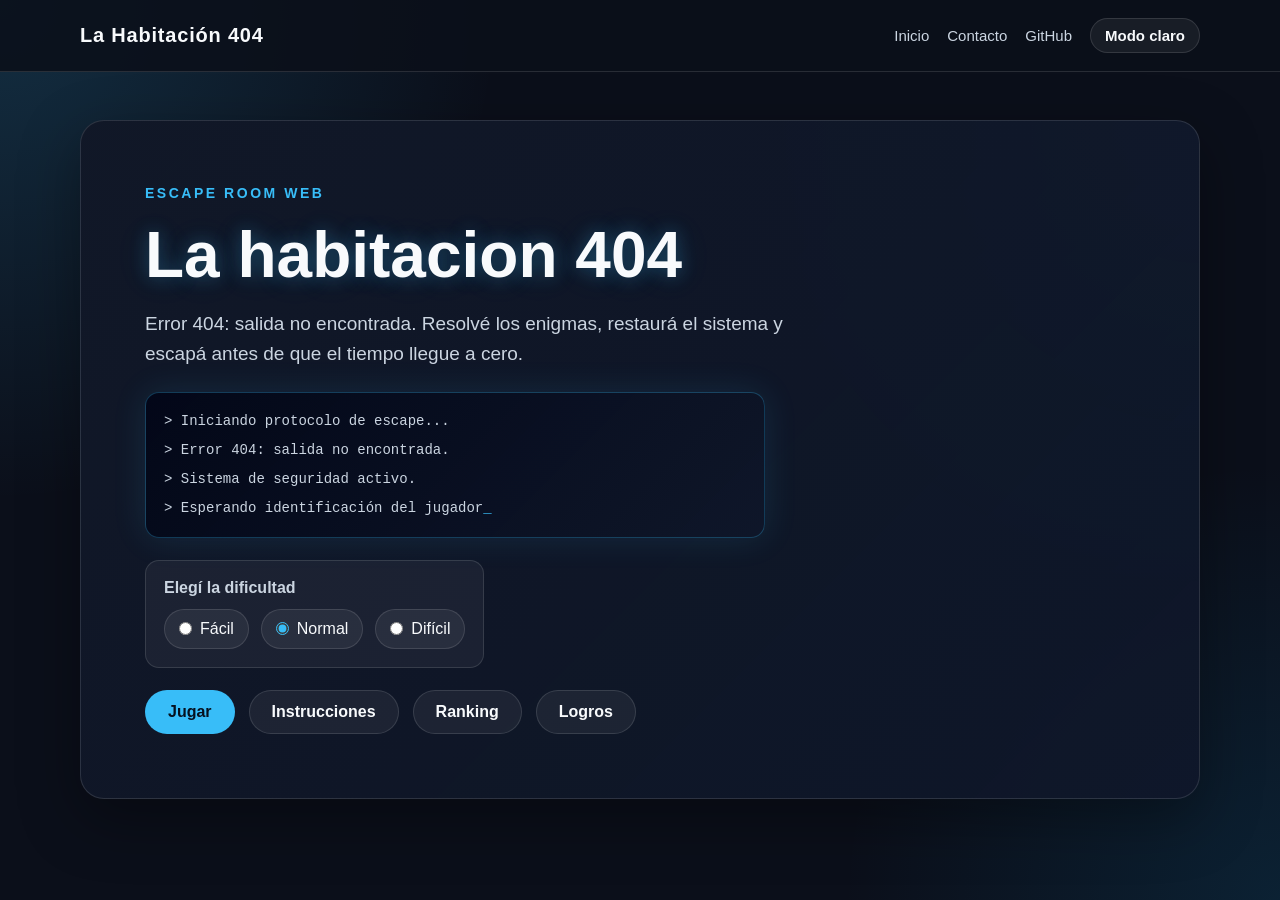
<file: index.html>
<!DOCTYPE html>
<html lang="es">
<head>
    <meta charset="UTF-8">
    <meta name="viewport" content="width=device-width, initial-scale=1.0">
    <title>La Habitación 404</title>

    <link rel="stylesheet" href="css/reset.css">
    <link rel="stylesheet" href="css/style.css">
    <link rel="stylesheet" href="css/game.css">
    <link rel="stylesheet" href="css/modals.css">
    <link rel="stylesheet" href="css/responsive.css">

</head>
<body>

    <header class="encabezado-principal">
        <nav class="navegacion-principal">
            <a href="index.html" class="logo">La Habitación 404</a>

            <div class="enlaces-navegacion">
                <a href="index.html">Inicio</a>
                <a href="contacto.html">Contacto</a>
                <a href="https://github.com/PerazzoCamila2am/habitacion-404" target="_blank">GitHub</a>
                <button id="boton-tema" class="boton-tema">Modo claro</button>
            </div>
        </nav>
    </header>


    <main class="contenido-principal">
        <section id="pantalla-inicio" class="pantalla pantalla-activa">
            <div class="contenedor-inicio">
                <p class="etiqueta-juego">Escape Room Web</p>
                <h1 class="titulo-glitch">La habitacion 404</h1>
                <p class="texto-introduccion">
                    Error 404: salida no encontrada. Resolvé los enigmas, restaurá el sistema y escapá antes de que el tiempo llegue a cero.
                </p>

                <div class="terminal-inicio">
                    <div class="barra-terminal">
                        <span></span>
                        <span></span>
                        <span></span>
                    </div>

                    <div class="contenido-terminal">
                        <p>&gt; Iniciando protocolo de escape...</p>
                        <p>&gt; Error 404: salida no encontrada.</p>
                        <p>&gt; Sistema de seguridad activo.</p>
                        <p>&gt; Esperando identificación del jugador<span class="cursor-terminal">_</span></p>
                    </div>
                    <div class="linea-escaneo"></div>
                </div>

                <div class="selector-dificultad">
                    <p>Elegí la dificultad</p>

                    <div class="opciones-dificultad">
                        <label>
                            <input type="radio" name="dificultad" value="facil">
                            Fácil
                        </label>

                        <label>
                            <input type="radio" name="dificultad" value="normal" checked>
                            Normal
                        </label>

                        <label>
                            <input type="radio" name="dificultad" value="dificil">
                            Difícil
                        </label>
                    </div>
                </div>

                <div class="acciones-inicio">
                    <button id="boton-jugar" class="boton boton-principal">Jugar</button>
                    <button id="boton-instrucciones" class="boton boton-secundario">Instrucciones</button>
                    <button id="boton-ranking" class="boton boton-secundario">Ranking</button>
                    <button id="boton-logros" class="boton boton-secundario">Logros</button>
                </div>
            </div>
        </section>


        <section id="pantalla-juego" class="pantalla">
            <div class="barra-juego">
                <p>Jugador: <span id="nombre-jugador">-</span></p>
                <p>Tiempo: <span id="tiempo-juego">10:00</span></p>
                <p>Vidas: <span id="vidas-juego">3</span></p>
                <p>Progreso: <span id="progreso-juego">0/4</span></p>
            </div>

            <div class="escena-juego">
                <button id="objeto-computadora" class="objeto-juego">Computadora</button>
                <button id="objeto-caja" class="objeto-juego">Caja fuerte</button>
                <button id="objeto-panel" class="objeto-juego">Panel eléctrico</button>
                <button id="objeto-puerta" class="objeto-juego">Puerta</button>

            </div>


     <div class="panel-inferior">
      <div class="bloque-inventario">
        <h2>Inventario</h2>
        <ul id="lista-inventario" class="lista-inventario"></ul>
    </div>

    <div class="avatar-lateral" id="avatar-sistema">
        <div class="avatar-imagen">
            <img src="assets/images/avatar-404.png" alt="Avatar del sistema 404">
        </div>

        <div class="avatar-mensaje">
            <strong>Sistema 404</strong>
            <p id="mensaje-avatar">Explorá la sala y resolvé los enigmas.</p>
        </div>
    </div>

    <div class="acciones-juego">
        <button id="boton-pausa" class="boton boton-secundario">Pausa</button>
        <button id="boton-reiniciar" class="boton boton-secundario">Reiniciar</button>
    </div>
</div>
        </section>
    </main>



    <div id="modal-general" class="modal">
        <div class="contenido-modal">
            <button id="boton-cerrar-modal" class="boton-cerrar">×</button>
            <h2 id="titulo-modal">Título</h2>
            <div id="cuerpo-modal"></div>

        </div>
    </div>


<script src="js/validations.js"></script>
<script src="js/storage.js"></script>
<script src="js/ui.js"></script>
<script src="js/timer.js"></script>
<script src="js/puzzles.js"></script>
<script src="js/sounds.js"></script>
<script src="js/game.js"></script>
<script src="js/main.js"></script>

</body>
</html>
</file>
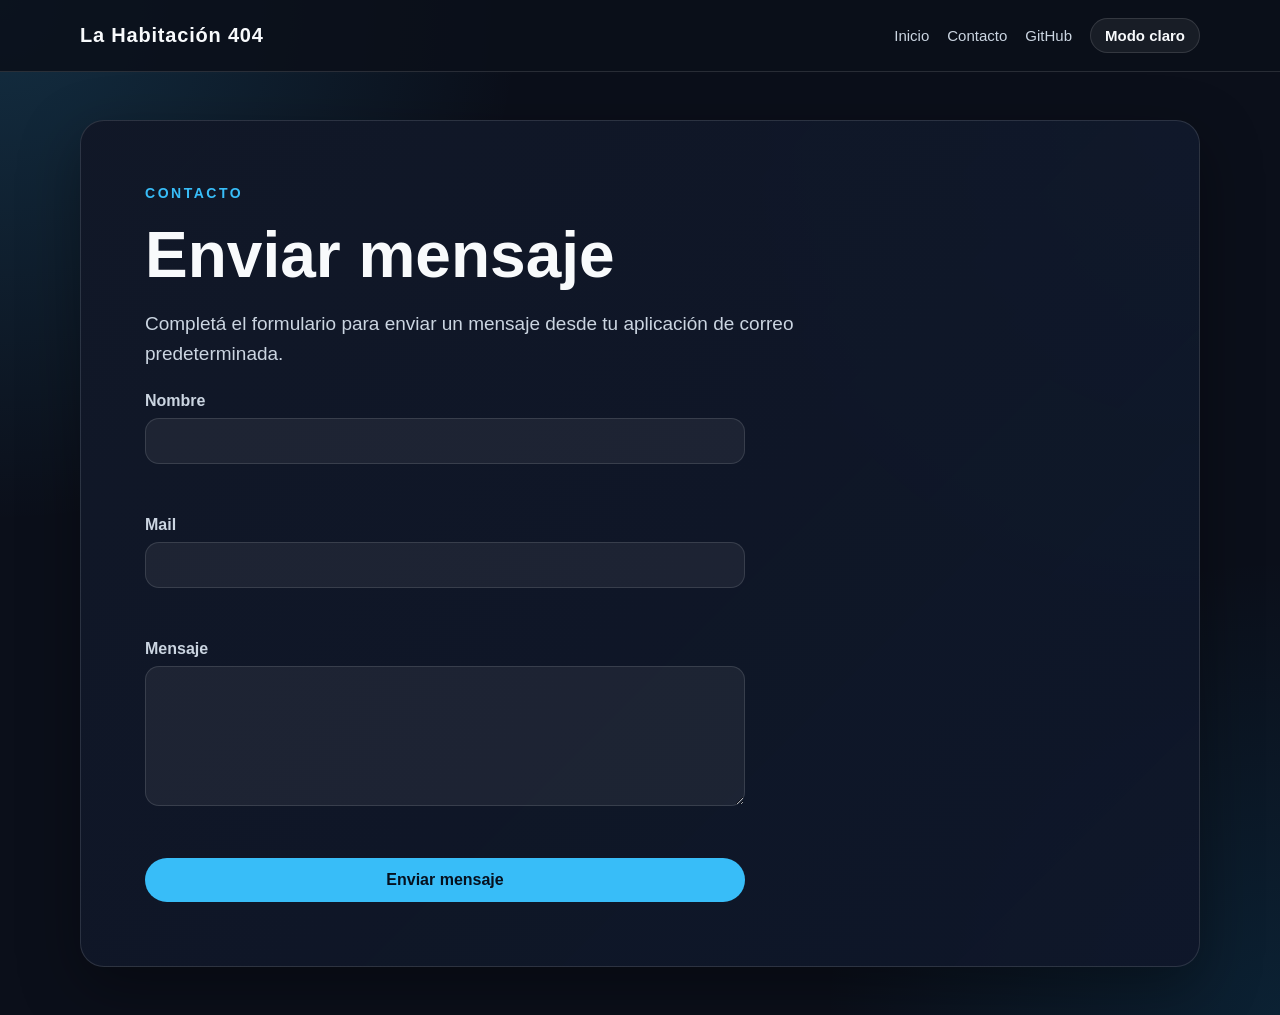
<file: contacto.html>
<!DOCTYPE html>
<html lang="es">
<head>
    <meta charset="UTF-8">
    <meta name="viewport" content="width=device-width, initial-scale=1.0">
    <title>Contacto - La Habitación 404</title>

    <link rel="stylesheet" href="css/reset.css">
    <link rel="stylesheet" href="css/style.css">
    <link rel="stylesheet" href="css/responsive.css">
</head>
<body>

    <header class="encabezado-principal">
        <nav class="navegacion-principal">
            <a href="index.html" class="logo">La Habitación 404</a>

            <div class="enlaces-navegacion">
                <a href="index.html">Inicio</a>
                <a href="contacto.html">Contacto</a>
                <a href="https://github.com/PerazzoCamila2am/habitacion-404" target="_blank">GitHub</a>
                <button id="boton-tema" class="boton-tema">Modo claro</button>
            </div>
        </nav>
    </header>

    <main class="contenido-principal">
        <section class="seccion-contacto">
            <div class="contenedor-contacto">
                <p class="etiqueta-juego">Contacto</p>
                <h1>Enviar mensaje</h1>
                <p class="texto-introduccion">
                    Completá el formulario para enviar un mensaje desde tu aplicación de correo predeterminada.
                </p>


                <form id="formulario-contacto" class="formulario-contacto" novalidate>
                    <div class="grupo-formulario">
                        <label for="nombre-contacto">Nombre</label>
                        <input type="text" id="nombre-contacto" name="nombre">
                        <p id="error-nombre-contacto" class="mensaje-error"></p>
                    </div>


                    <div class="grupo-formulario">
                        <label for="mail-contacto">Mail</label>
                        <input type="email" id="mail-contacto" name="mail">
                        <p id="error-mail-contacto" class="mensaje-error"></p>
                    </div>


                    <div class="grupo-formulario">
                        <label for="mensaje-contacto">Mensaje</label>
                        <textarea name="mensaje" id="mensaje-contacto"></textarea>
                        <p id="error-mensaje-contacto" class="mensaje-error"></p>
                    </div>

                    <button type="submit" class="boton boton-principal">Enviar mensaje</button>
                </form>
            </div>
        </section>
    </main>



    <script src="js/validations.js"></script>
    <script src="js/storage.js"></script>
    <script src="js/ui.js"></script>
    <script src="js/contact.js"></script>
    
    
    
</body>
</html>
</file>
<file: css/style.css>
:root {
    --color-fondo: #0b0f1a;
    --color-panel: #111827;
    --color-panel-secundario: #1f2937;
    --color-texto: #f8fafc;
    --color-texto-suave: #cbd5e1;
    --color-principal: #38bdf8;
    --color-principal-oscuro: #0284c7;
    --color-peligro: #ef4444;
    --color-exito: #22c55e;
    --color-advertencia: #facc15;
    --color-borde: rgba(255,255,255,0.12);
    --sombra-panel: 0 20px 60px rgba(0,0,0,0.35);
    --radio-grande: 24px;
    --radio-medio: 14px;
}

body {
    min-height: 100vh;
    background:
        radial-gradient(circle at top left, rgba(56, 189, 248, 0.18), transparent 32%),
        radial-gradient(circle at bottom right, rgba(14, 165, 233, 0.12), transparent 28%),
        var(--color-fondo);
    color: var(--color-texto);
    font-family: Arial, Helvetica, sans-serif;
}

.encabezado-principal {
    width: 100%;
    border-bottom: 1px solid var(--color-borde);
    background-color: rgba(11,15,26,0.88);

}

.navegacion-principal {
    display: flex;
    align-items: center;
    justify-content: space-between;
    gap: 24px;
    width: min(1120px, 92%);
    margin: 0 auto;
    padding: 18px 0;
}

.logo {
    color: var(--color-texto);
    font-size: 20px;
    font-weight: 700;
    letter-spacing: 0.04em;
}

.enlaces-navegacion {
    display: flex;
    align-items: center;
    gap: 18px;
    color: var(--color-texto-suave);
    font-size: 15px;
}

.enlaces-navegacion a {
    transition: color 0.2s ease;
}

.enlaces-navegacion a:hover {
    color: var(--color-principal);
}

.contenido-principal {
    width: min(1120px, 92%);
    margin: 0 auto;
    padding: 48px 0;
}

.pantalla {
    display: none;
}

.pantalla-activa {
    display: flex;
}

.contenedor-inicio,
.contenedor-contacto {
    display: flex;
    flex-direction: column;
    align-items: flex-start;
    gap: 22px;
    width: 100%;
    min-height: 600px;
    padding: 64px;
    border: 1px solid var(--color-borde);
    border-radius: var(--radio-grande);
    background: 
        linear-gradient(135deg, rgba(17,24,39,0.98), rgba(15,23,42,0.9)),
        radial-gradient(circle at top right, rgba(56, 189, 248, 0.18), transparent 40%);
    box-shadow: var(--sombra-panel);
    
}

.etiqueta-juego {
    color: var(--color-principal);
    font-size: 14px;
    font-weight: 700;
    letter-spacing: 0.18em;
    text-transform: uppercase;
}

h1 {
    max-width: 780px;
    font-size: 64px;
    line-height: 1;
    
}

h2 {
    color: var(--color-principal);
}

.texto-introduccion {
    max-width: 680px;
    color: var(--color-texto-suave);
    font-size: 19px;
    line-height: 1.6;
}

.acciones-inicio,
.acciones-juego {
    display: flex;
    flex-wrap: wrap;
    gap: 14px;
}

.boton {
    min-height: 44px;
    padding: 12px 22px;
    border: 1px solid transparent;
    border-radius: 999px;
    font-weight: 700;
    transition: transform 0.2s ease, background-color 0.2s ease, border-color 0.2s ease;
}

.boton:hover {
    transform: translateY(-2px);
}

.boton-principal {
    background-color: var(--color-principal);
    color: #06111f;
}

.boton-principal:hover {
    background-color: #7dd3fc;
}

.boton-secundario {
    border-color: var(--color-borde);
    background-color: rgba(255,255,255,0.06);
    color: var(--color-texto);
}

.boton-secundario:hover {
    border-color: var(--color-principal);
    background-color: rgba(56,189, 248, 0.12);
}

.seccion-contacto {
    display: flex;
}

.formulario-contacto{
    display: flex;
    flex-direction: column;
    gap: 18px;
    width: min(600px, 100%);
}

.grupo-formulario {
    display: flex;
    flex-direction: column;
    gap: 8px;
}

.grupo-formulario label {
    color: var(--color-texto-suave);
    font-weight: 700;
}

.grupo-formulario input,
.grupo-formulario textarea {
    width: 100%;
    border: 1px solid var(--color-borde);
    border-radius: var(--radio-medio);
    background-color: rgba(255,255,255,0.06);
    color: var(--color-texto);
    padding: 13px 14px;
    outline: none;
}

.grupo-formulario textarea {
    min-height: 140px;
    resize: vertical;
}

.grupo-formulario input:focus,
.grupo-formulario textarea:focus {
    border-color: var(--color-principal);
}

.mensaje-error {
    min-height: 18px;
    color: var(--color-peligro);
    font-size: 14px;
    margin-top: 8px;
}


.mensaje-exito-contacto {
    display: flex;
    flex-direction: column;
    gap: 12px;
    padding: 16px;
    border: 1px solid var(--color-exito);
    border-radius: var(--radio-medio);
    background-color: rgba(34, 197, 94, 0.12);
    color: var(--color-texto);
    line-height: 1.5;
}

.acciones-contacto {
    display: flex;
    flex-wrap: wrap;
    gap: 12px;
}


.boton-tema {
    border: 1px solid var(--color-borde);
    border-radius: 999px;
    background-color: rgba(255,255,255, 0.06);
    color: var(--color-texto);
    padding: 8px 14px;
    font-weight: 700;
    transition: background-color 0.2s ease, border-color 0.2s ease, transform 0.2s ease;
}

.boton-tema:hover {
    transform: translateY(-2px);
    border-color: var(--color-principal);
    background-color: rgba(56,189, 248, 0.12);
}

body.modo-claro {
    --color-fondo: #eaf2ff;
    --color-panel: #ffffff;
    --color-panel-secundario: #dbeafe;
    --color-texto: #0f172a;
    --color-texto-suave: #475569;
    --color-borde: rgba(15,23,42, 0.16);
    --sombra-panel: 0 20px 60px rgba(15,23,42, 0.12);

    background: 
        radial-gradient(circle at top left, rgba(56,189,248, 0.22), transparent 32%),
        radial-gradient(circle at bottom right, rgba(14,165,233, 0.16), transparent 28%),
        var(--color-fondo);
}

body.modo-claro .encabezado-principal {
    background-color: rgba(255,255,255, 0.86);
}

body.modo-claro .contenedor-inicio,
body.modo-claro .contenedor-contacto,
body.modo-claro .barra-juego,
body.modo-claro .panel-inferior,
body.modo-claro .contenido-modal {
    background: 
         linear-gradient(135deg, rgba(255, 255, 255, 0.98), rgba(239, 246, 255, 0.92));
}

body.modo-claro .escena-juego {
    background:
        radial-gradient(circle at center, rgba(56, 189, 248, 0.18), transparent 34%),
        linear-gradient(135deg, rgba(239, 246, 255, 0.98), rgba(219, 234, 254, 0.98));
}

body.modo-claro .boton-secundario,
body.modo-claro .boton-tema,
body.modo-claro .objeto-juego,
body.modo-claro .lista-inventario li,
body.modo-claro .fila-ranking,
body.modo-claro .lista-instrucciones {
    background-color: rgba(15,23,42, 0.04);
}


.selector-dificultad {
    display: flex;
    flex-direction: column;
    gap: 12px;
    padding: 18px;
    border: 1px solid var(--color-borde);
    border-radius: var(--radio-medio);
    background-color: rgba(255,255,255,0.05);
}

.selector-dificultad p {
    color: var(--color-texto-suave);
    font-weight: 700;
}

.opciones-dificultad {
    display: flex;
    flex-wrap: wrap;
    gap: 12px;
}

.opciones-dificultad label {
    display: flex;
    align-items: center;
    gap: 8px;
    padding: 10px 14px;
    border: 1px solid var(--color-borde);
    border-radius: 999px;
    color: var(--color-texto);
    background-color: rgba(255,255,255,0.06);
    cursor: pointer;
}

.opciones-dificultad input {
    accent-color: var(--color-principal);
}


body.modo-claro .avatar-lateral {
    background-color: rgba(255, 255, 255, 0.9);
    border-color: var(--color-borde);
    box-shadow: 0 12px 34px rgba(15, 23, 42, 0.12);
}

body.modo-claro .avatar-mensaje p {
    color: var(--color-texto-suave);
}

body.modo-claro .avatar-mensaje strong {
    color: var(--color-principal);
}

body.modo-claro .avatar-imagen {
    background-color: rgba(56, 189, 248, 0.12);
}

body.modo-claro .avatar-lateral.avatar-alerta {
    border-color: var(--color-peligro);
    box-shadow: 0 0 22px rgba(239, 68, 68, 0.18);
}

body.modo-claro .avatar-lateral.avatar-exito {
    border-color: var(--color-exito);
    box-shadow: 0 0 22px rgba(34, 197, 94, 0.18);
}

body.modo-claro .avatar-lateral.avatar-pista {
    border-color: var(--color-advertencia);
    box-shadow: 0 0 22px rgba(250, 204, 21, 0.18);
}

body.modo-claro .terminal-inicio {
    background:
        linear-gradient(135deg, rgba(255, 255, 255, 0.96), rgba(239, 246, 255, 0.9));
    box-shadow: 0 0 34px rgba(14, 165, 233, 0.14);
}

body.modo-claro .contenido-terminal {
    color: var(--color-texto-suave);
}

.terminal-inicio {
    position: relative;
    width: min(620px, 100%);
    border: 1px solid rgba(56,189,248, 0.28);
    border-radius: var(--radio-medio);
    background: 
    linear-gradient(135deg, rgba(2,6,23, 0.92), rgba(15,23,42, 0.84));
    box-shadow: 0 0 34px rgba(56,189,248, 0.12);
    overflow: hidden;
}

.barra-terminal span {
    width: 10px;
    height: 10px;
    border-radius: 50%;
}

.barra-terminal span:nth-child(1) {
    background-color: var(--color-peligro);
}

.barra-terminal span:nth-child(2) {
    background-color: var(--color-advertencia);
}

.barra-terminal span:nth-child(3) {
    background-color: var(--color-exito);
}

.contenido-terminal {
    display: flex;
    flex-direction: column;
    gap: 8px;
    padding: 18px;
    color: var(--color-texto-suave);
    font-family: 'Courier New', monospace;
    font-size: 14px;
    line-height: 1.5;
}

.contenido-terminal p {
    opacity: 0;
    animation: aparecer-linea 0.45s ease forwards;
}

.contenido-terminal p:nth-child(1) {
    animation-delay: 0.2s;
}

.contenido-terminal p:nth-child(2) {
    animation-delay: 0.7s;
}

.contenido-terminal p:nth-child(3) {
    animation-delay: 1.2s;
}

.contenido-terminal p:nth-child(4) {
    animation-delay: 1.7s;
}

.cursor-terminal {
    color: var(--color-principal);
    animation: parpadeo-cursor 0.8s infinite;
}

.linea-escaneo {
    position: absolute;
    left: 0;
    top: -40%;
    width: 100%;
    height: 40%;
    background: linear-gradient(
        to bottom,
        transparent,
        rgba(56,189,248, 0.12),
        transparent
    );
    animation: escanear-terminal 4s linear infinite;
    pointer-events: none;
}

@keyframes aparecer-linea {
    from {
        transform: translateX(-8px);
        opacity: 0;
    }

    to {
        transform: translateX(0);
        opacity: 1;
    }
}

@keyframes parpadeo-cursor {
    0%, 45% {
        opacity: 1;
    }

    46%, 100% {
        opacity: 0;
    }
}

@keyframes escanear-terminal {
    0% {
        top: -40%;
    }

    100% {
        top: 100%;
    }
}

.titulo-glitch {
    position: relative;
    text-shadow: 
    0 0 18px rgba(56,189,248,0.28),
    0 0 36px rgba(56,189,248,0.12);
    animation: glitch-suave 3.8s infinite;
}

@keyframes glitch-suave {
    0%, 92%, 100% {
        transform: translateX(0);
    }

    93% {
        transform: translateX(-2px);
    }

    94% {
        transform: translateX(2px);
    }

    95% {
        transform: translateX(-1px);
    }

    96% {
        transform: translateX(1px);
    }

}
</file>
<file: css/game.css>
#pantalla-juego {
    flex-direction: column;
    gap: 22px;
}

.barra-juego {
    display: flex;
    flex-wrap: wrap;
    justify-content: space-between;
    gap: 14px;
    padding: 18px 22px;
    border: 1px solid var(--color-borde);
    border-radius: var(--radio-medio);
    background-color: rgba(17,24,39, 0.92);
    box-shadow: var(--sombra-panel);
}

.barra-juego p {
    color: var(--color-principal);
}

.escena-juego {
    position: relative;
    display: flex;
    flex-wrap: wrap;
    align-items: center;
    justify-content: center;
    gap: 22px;
    min-height: 540px;
    padding: 34px;
    border: 1px solid var(--color-borde);
    border-radius: var(--radio-grande);
     background:
        linear-gradient(90deg, rgba(255, 255, 255, 0.035) 1px, transparent 1px),
        linear-gradient(rgba(255, 255, 255, 0.035) 1px, transparent 1px),
        radial-gradient(circle at 22% 18%, rgba(56, 189, 248, 0.18), transparent 28%),
        radial-gradient(circle at 80% 76%, rgba(34, 197, 94, 0.12), transparent 26%),
        linear-gradient(135deg, rgba(15, 23, 42, 0.98), rgba(2, 6, 23, 0.98));
    background-size:
        48px 48px,
        48px 48px,
        auto,
        auto,
        auto;
    box-shadow: var(--sombra-panel);
    overflow: hidden;
}


.escena-juego::before {
    content: "";
    position: absolute;
    inset: 28px;
    border: 1px solid rgba(56,189,248, 0.14);
    border-radius: 22px;
    pointer-events: none;
}

.escena-juego::after {
    content: "SECTOR 404";
    position: absolute;
    bottom: 34px;
    right: 36px;
    color: rgba(248,250,252, 0.08);
    font-size: 44px;
    font-weight: 700;
    letter-spacing: 0.14em;
    pointer-events: none;
}

.objeto-juego {
    position: relative;
    z-index: 1;
    display: flex;
    align-items: flex-end;
    justify-content: center;
    width: 220px;
    min-height: 140px;
    padding: 18px;
    padding-bottom: 42px;
    border: 1px solid var(--color-borde);
    border-radius: var(--radio-medio);
    background: 
        linear-gradient(135deg, rgba(255,255,255, 0.09), rgba(255,255,255, 0.03));
    color: var(--color-texto);
    font-weight: 700;
    text-align: center;
    box-shadow: 0 18px 38px rgba(0,0,0, 0.32);
    transition: transform 0.2s ease, border-color 0.2s ease, box-shadow 0.2s ease, background-color 0.2s ease;
}


.objeto-juego:hover {
    transform: translateY(-6px) scale(1.02);
    border-color: var(--color-principal);
    background-color: rgba(56, 189, 248, 0.08);
    box-shadow: 0 0 30px rgba(56, 189, 248, 0.25);
}

.objeto-juego:active {
    transform: translateY(-2px) scale(1);
}

#objeto-computadora {
    align-self: flex-start;
    border-color: rgba(56,189,248, 0.35);
}

#objeto-caja {
    align-self: flex-end;
    border-color: rgba(148,163,184, 0.35);
}

#objeto-panel {
    align-self: flex-start;
    border-color: rgba(250,204,21,0.38);
}

#objeto-puerta {
    align-self: flex-end;
    min-height: 210px;
    border-color: rgba(34,197,94, 0.35);
}

#objeto-computadora::before,
#objeto-caja::before,
#objeto-panel::before,
#objeto-puerta::before {
    position: absolute;
    top: 22px;
    left: 50%;
    transform: translateX(-50%);
    display: block;
    font-size: 38px;
}

#objeto-computadora::before {
    content: "💻";
}

#objeto-caja::before {
    content: "🔐";
}

#objeto-panel::before {
    content: "⚡";
}

#objeto-puerta::before {
    content: "🚪";
    font-size: 54px;
}

.objeto-juego::after {
    content: "Click para explorar";
    position: absolute;
    bottom: 14px;
    left: 50%;
    transform: translateX(-50%);
    width: max-content;
    max-width: 90%;
    color: var(--color-principal);
    font-size: 11px;
    font-weight: 400;
    opacity: 0;
    transition: opacity 0.2s ease;
}

.objeto-juego:hover::after {
    opacity: 1;
}


.panel-inferior {
    display: flex;
    align-items: center;
    justify-content: space-between;
    gap: 20px;
    padding: 22px;
    border: 1px solid var(--color-borde);
    border-radius: var(--radio-medio);
    background-color: rgba(17,24,39, 0.92);
    box-shadow: var(--sombra-panel);
}

.bloque-inventario {
    flex: 1;
    min-width: 180px;
}



.panel-inferior h2 {
    margin-bottom: 10px;
    font-size: 20px;
}

.lista-inventario {
    display: flex;
    flex-wrap: wrap;
    gap: 10px;
    color: var(--color-texto-suave);
}

.lista-inventario li {
    padding: 8px 12px;
    border: 1px solid var(--color-borde);
    border-radius: 999px;
    background-color: rgba(255,255,255, 0.06);
}

.acciones-juego {
    flex: 1;
    justify-content: flex-end;
}

.avatar-lateral {
    display: flex;
    align-items: center;
    gap: 12px;
    flex: 1.2;
    width: min(330px, 100%);
    padding: 12px;
    border: 1px solid var(--color-borde);
    border-radius: var(--radio-medio);
    background-color: rgba(15, 23, 42, 0.9);
    box-shadow: 0 12px 34px rgba(0, 0, 0, 0.22);
}

.avatar-imagen {
    flex: 0 0 auto;
    width: 48px;
    height: 48px;
    border: 2px solid var(--color-principal);
    border-radius: 50%;
    background-color: rgba(56,189,248, 0.12);
    overflow: hidden;
}

.avatar-imagen img {
    width: 100%;
    height: 100%;
    object-fit: cover;
    object-position: center 15%;
}

.avatar-mensaje {
    display: flex;
    flex-direction: column;
    gap: 4px;
}

.avatar-mensaje strong {
    color: var(--color-principal);
    font-size: 14px;
}

.avatar-mensaje p {
    color: var(--color-texto-suave);
    font-size: 13px;
    line-height: 1.35;
}

.avatar-lateral.avatar-alerta {
    border-color: var(--color-peligro);
    box-shadow: 0 0 22px rgba(239,68,68, 0.22);
}

.avatar-lateral.avatar-exito {
    border-color: var(--color-exito);
    box-shadow: 0 0 22px rgba(34, 197, 94, 0.22);
}

.avatar-lateral.avatar-pista {
    border-color: var(--color-advertencia);
    box-shadow: 0 0 22px rgba(250,204,21, 0.18);
}

.avatar-lateral.animar-avatar {
    animation: pulso-avatar 0.35s ease;
}

@keyframes pulso-avatar {
    0% {
        transform: translateY(6px);
        opacity: 0.65;
    }

    100% {
        transform: translateY(0);
        opacity: 1;
    }
}
</file>
<file: css/modals.css>
.modal {
    position: fixed;
    inset: 0;
    z-index: 20;
    display: none;
    align-items: center;
    justify-content: center;
    padding: 24px;
    background-color: rgba(2,6,23,0.78);
}

.modal-activo {
    display: flex;
}

.contenido-modal {
    position: relative;
    width: min(560px, 100%);
    max-height: 90vh;
    overflow-y: auto;
    padding: 34px;
    border: 1px solid var(--color-borde);
    border-radius: var(--radio-grande);
    background:
        linear-gradient(135deg, rgba(17,24,39,1), rgba(15,23,42,0.96));
    box-shadow: var(--sombra-panel);
}


.boton-cerrar {
    position: absolute;
    top: 16px;
    right: 18px;
    border: 0;
    background-color: transparent;
    color: var(--color-texto);
    font-size: 30px;
    line-height: 1;
}

.contenido-modal h2 {
    margin-bottom: 18px;
    padding-right: 32px;
    font-size: 28px;
}

.contenido-modal p {
    margin-bottom: 12px;
    color: var(--color-texto-suave);
    line-height: 1.5;
}

.contenido-modal strong {
    color: var(--color-texto);
}

.campo-modal {
    display: flex;
    flex-direction: column;
    gap: 8px;
    margin: 18px 0;
}

.campo-modal label {
    color: var(--color-texto-suave);
    font-weight: 700;
}

.campo-modal input {
    border: 1px solid var(--color-borde);
    border-radius: var(--radio-medio);
    background-color: rgba(255,255,255,0.06);
    color: var(--color-texto);
    padding: 13px 14px;
    outline: none;
}

.campo-modal input:focus {
    border-color: var(--color-principal);
}

.contenedor-interruptores {
    display: flex;
    flex-wrap: wrap;
    gap: 12px;
    margin: 22px 0;
}

.interruptor-panel {
    min-width: 90px;
    padding: 14px 18px;
    border: 1px solid var(--color-borde);
    border-radius: var(--radio-medio);
    background-color: rgba(255,255,255,0.06);
    color: var(--color-texto);
    font-weight: 700;
    transition: background-color 0.2s ease, border-color 0.2s ease, transform 0.2s ease;
}

.interruptor-panel:hover {
    transform: translateY(-2px);
    border-color: var(--color-principal);
}

.interruptor-activo {
    border-color: var(--color-exito);
    background-color: rgba(34,197,94, 0.2);
    color: var(--color-exito);
}

.tabla-ranking {
    display: flex;
    flex-direction: column;
    gap: 8px;
    margin: 18px 0;
}

.fila-ranking {
    display: flex;
    justify-content: space-between;
    gap: 12px;
    padding: 10px 12px;
    border: 1px solid var(--color-borde);
    border-radius: var(--radio-medio);
    background-color: rgba(255,255,255,0.05);
}

.encabezado-ranking {
    color: var(--color-principal);
    font-weight: 700;
}

.lista-instrucciones {
    display: flex;
    flex-direction: column;
    gap: 4px;
    margin: 16px 0;
    padding: 16px;
    border: 1px solid var(--color-borde);
    border-radius: var(--radio-medio);
    background-color: rgba(255,255,255, 0.05);
}


.item-logro {
    display: flex;
    gap: 14px;
    align-items: flex-start;
    margin-bottom: 12px;
    padding: 14px;
    border: 1px solid var(--color-borde);
    border-radius: var(--radio-medio);
    background-color: rgba(255,255,255, 0.05);
}

.item-logro h3 {
    margin-bottom: 4px;
    color: var(--color-texto);
    font-size: 18px;
}

.estado-logro {
    display: flex;
    align-items: center;
    justify-content: center;
    min-width: 34px;
    height: 34px;
    border-radius: 50%;
    font-weight: 700;
}

.logro-bloqueado {
    background-color: rgba(255,255,255, 0.08);
    color: var(--color-texto-suave);
}

.logro-desbloqueado {
    background-color: rgba(34,197,94, 0.18);
    color: var(--color-exito);
}
</file>
<file: css/responsive.css>
@media (max-width: 900px) {
    h1 {
        font-size: 52px;
    }

    .contenedor-inicio,
    .contenedor-contacto {
        padding: 46px;
    }

    .objeto-juego {
        width: 46%;
    }
}

@media (max-width: 768px) {

    .avatar-lateral {
        width: 100%;
    }

    .bloque-inventario,
    .avatar-lateral,
    .acciones-juego {
        flex: none;
        width: 100%;
    }
    .navegacion-principal {
        flex-direction: column;
        align-items: flex-start;
    }

    .enlaces-navegacion {
        flex-wrap: wrap;
    }

    .contenido-principal {
        padding: 28px 0;
    }

    .contenedor-inicio,
    .contenedor-contacto {
        min-height: auto;
        padding: 34px 24px;
    }

    h1 {
        font-size: 42px;
    }

    .texto-introduccion {
        font-size: 17px;
    }

    .barra-juego,
    .panel-inferior {
        flex-direction: column;
    }

    .escena-juego {
        min-height: auto;
        padding: 24px;
    }

    .escena-juego::after {
        display: none;
    }

    .objeto-juego {
        width: 100%;
        min-height: 120px;
    }

    #objeto-puerta {
        min-height: 140px;
    }

    .acciones-juego {
        justify-content: flex-start;
        width: 100%;
    }

    .acciones-juego .boton {
        width: 100%;
    }

    .fila-ranking {
        flex-direction: column;
    }
}

@media (max-width: 480px) {
    .contenido-principal {
        width: min(100% - 28px, 1120px);
    }

    h1 {
        font-size: 34px;
    }

    .logo {
        font-size: 18px;
    }

    .acciones-inicio {
        width: 100%;
    }

    .acciones-inicio .boton {
        width: 100%;
    }

    .contenido-modal {
        padding: 28px 22px;
    }

    .contenedor-interruptores {
        flex-direction: column;
    }

    .interruptor-panel {
        width: 100%;
    }
}
</file>
